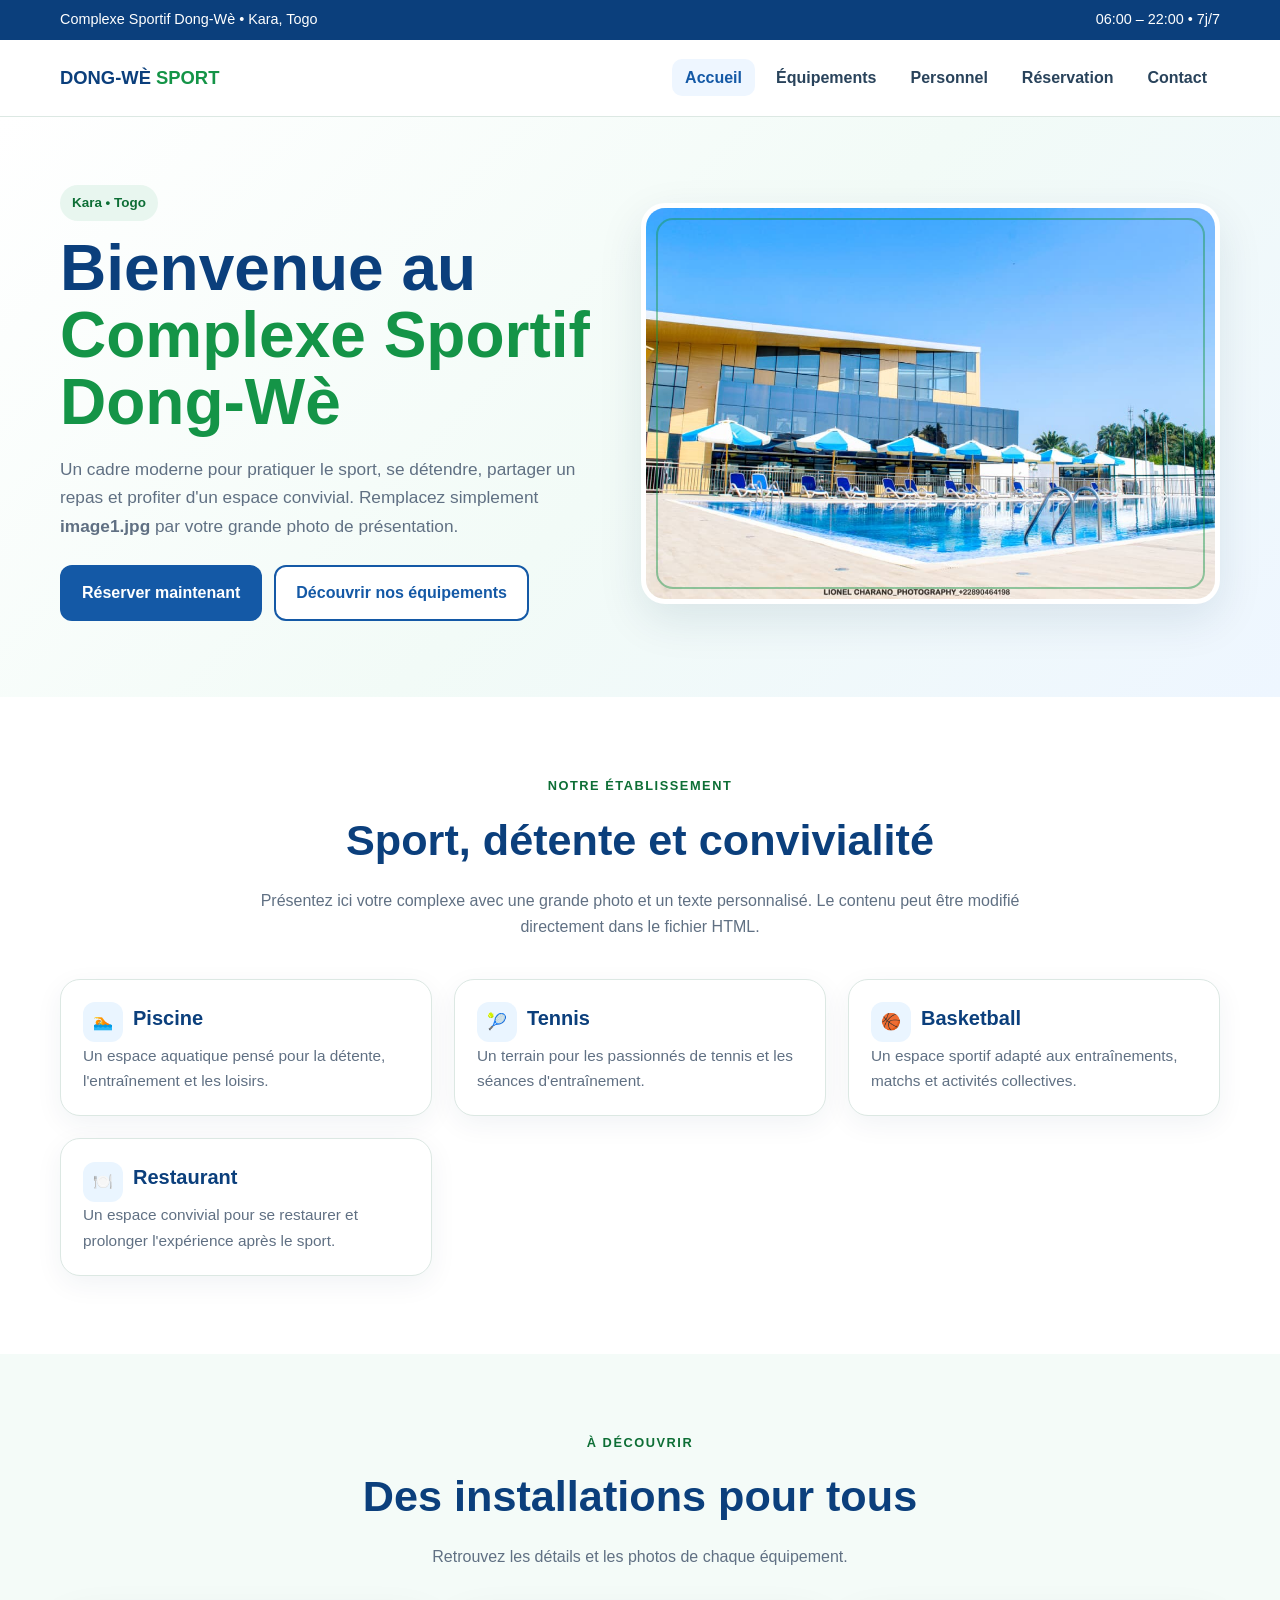
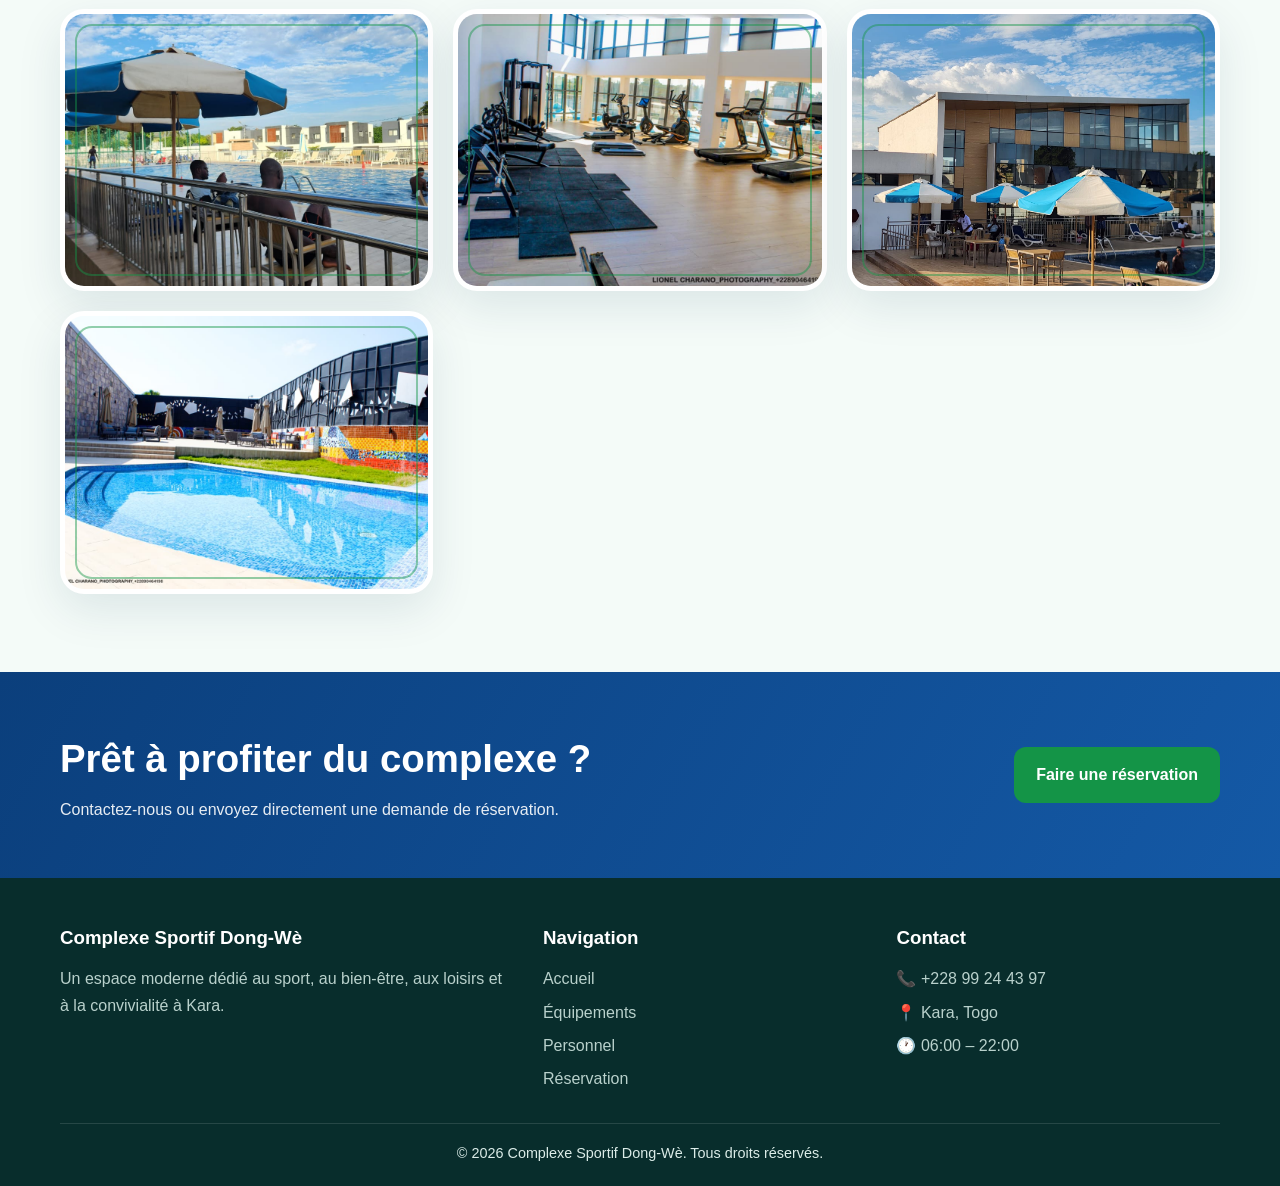
<file: index.html>
<!DOCTYPE html>
<html lang="fr">
<head>
<meta charset="UTF-8">
<meta name="viewport" content="width=device-width, initial-scale=1.0">
<meta name="description" content="Complexe Sportif Dong-Wè à Kara, Togo. Piscine, tennis, basketball, restaurant et services sportifs.">
<title>Accueil | Complexe Sportif Dong-Wè</title>
<link rel="stylesheet" href="style.css">
</head>
<body>
<div class="topbar"><div class="container"><span>Complexe Sportif Dong-Wè • Kara, Togo</span><span>06:00 – 22:00 • 7j/7</span></div></div>
<header>
  <div class="container nav">
    <a class="logo" href="index.html">DONG-WÈ <span>SPORT</span></a>
    <button class="menu-btn" aria-label="Ouvrir le menu" aria-expanded="false">☰</button>
    <ul class="nav-links"><li><a class="active" href="index.html">Accueil</a></li><li><a class="" href="equipements.html">Équipements</a></li><li><a class="" href="equipe.html">Personnel</a></li><li><a class="" href="reservation.html">Réservation</a></li><li><a class="" href="contact.html">Contact</a></li></ul>
  </div>
</header>

<main>
<section class="hero">
<div class="container hero-grid">
<div class="reveal">
<span class="badge">Kara • Togo</span>
<h1>Bienvenue au <span>Complexe Sportif Dong-Wè</span></h1>
<p>Un cadre moderne pour pratiquer le sport, se détendre, partager un repas et profiter d'un espace convivial. Remplacez simplement <strong>image1.jpg</strong> par votre grande photo de présentation.</p>
<div class="hero-actions"><a class="btn btn-primary" href="reservation.html">Réserver maintenant</a><a class="btn btn-outline" href="equipements.html">Découvrir nos équipements</a></div>
</div>
<div class="image-frame hero-image reveal"><img src="image1.jpeg" alt="Grande photo de présentation du Complexe Sportif Dong-Wè"></div>
</div>
</section>

<section class="section">
<div class="container">
<div class="section-head reveal"><div class="eyebrow">Notre établissement</div><h2>Sport, détente et convivialité</h2><p>Présentez ici votre complexe avec une grande photo et un texte personnalisé. Le contenu peut être modifié directement dans le fichier HTML.</p></div>
<div class="cards">
<div class="card reveal"><div class="card-body"><div class="icon-title"><div class="icon">🏊</div><h3>Piscine</h3></div><p>Un espace aquatique pensé pour la détente, l'entraînement et les loisirs.</p></div></div>
<div class="card reveal"><div class="card-body"><div class="icon-title"><div class="icon">🎾</div><h3>Tennis</h3></div><p>Un terrain pour les passionnés de tennis et les séances d'entraînement.</p></div></div>
<div class="card reveal"><div class="card-body"><div class="icon-title"><div class="icon">🏀</div><h3>Basketball</h3></div><p>Un espace sportif adapté aux entraînements, matchs et activités collectives.</p></div></div>
<div class="card reveal"><div class="card-body"><div class="icon-title"><div class="icon">🍽️</div><h3>Restaurant</h3></div><p>Un espace convivial pour se restaurer et prolonger l'expérience après le sport.</p></div></div>
</div>
</div>
</section>

<section class="section section-alt">
<div class="container">
<div class="section-head reveal"><div class="eyebrow">À découvrir</div><h2>Des installations pour tous</h2><p>Retrouvez les détails et les photos de chaque équipement.</p></div>
<div class="gallery">
<div class="image-frame reveal"><img src="image30.jpeg" alt="Piscine"></div>
<div class="image-frame reveal"><img src="image32.jpeg" alt="Terrain de tennis"></div>
<div class="image-frame reveal"><img src="image4.jpeg" alt="Terrain de basketball"></div>
<div class="image-frame reveal"><img src="image5.jpeg" alt="Restaurant"></div>
</div>
</div>
</section>

<section class="cta"><div class="container cta-box"><div><h2>Prêt à profiter du complexe ?</h2><p>Contactez-nous ou envoyez directement une demande de réservation.</p></div><a class="btn btn-green" href="reservation.html">Faire une réservation</a></div></section>
</main>

<footer>
  <div class="container footer-grid">
    <div><h3>Complexe Sportif Dong-Wè</h3><p>Un espace moderne dédié au sport, au bien-être, aux loisirs et à la convivialité à Kara.</p></div>
    <div><h3>Navigation</h3><ul><li><a href="index.html">Accueil</a></li><li><a href="equipements.html">Équipements</a></li><li><a href="equipe.html">Personnel</a></li><li><a href="reservation.html">Réservation</a></li></ul></div>
    <div><h3>Contact</h3><ul><li>📞 +228 99 24 43 97</li><li>📍 Kara, Togo</li><li>🕐 06:00 – 22:00</li></ul></div>
  </div>
  <div class="container footer-bottom">© <span id="year"></span> Complexe Sportif Dong-Wè. Tous droits réservés.</div>
</footer>
<script src="script.js"></script>
</body>
</html>
</file>
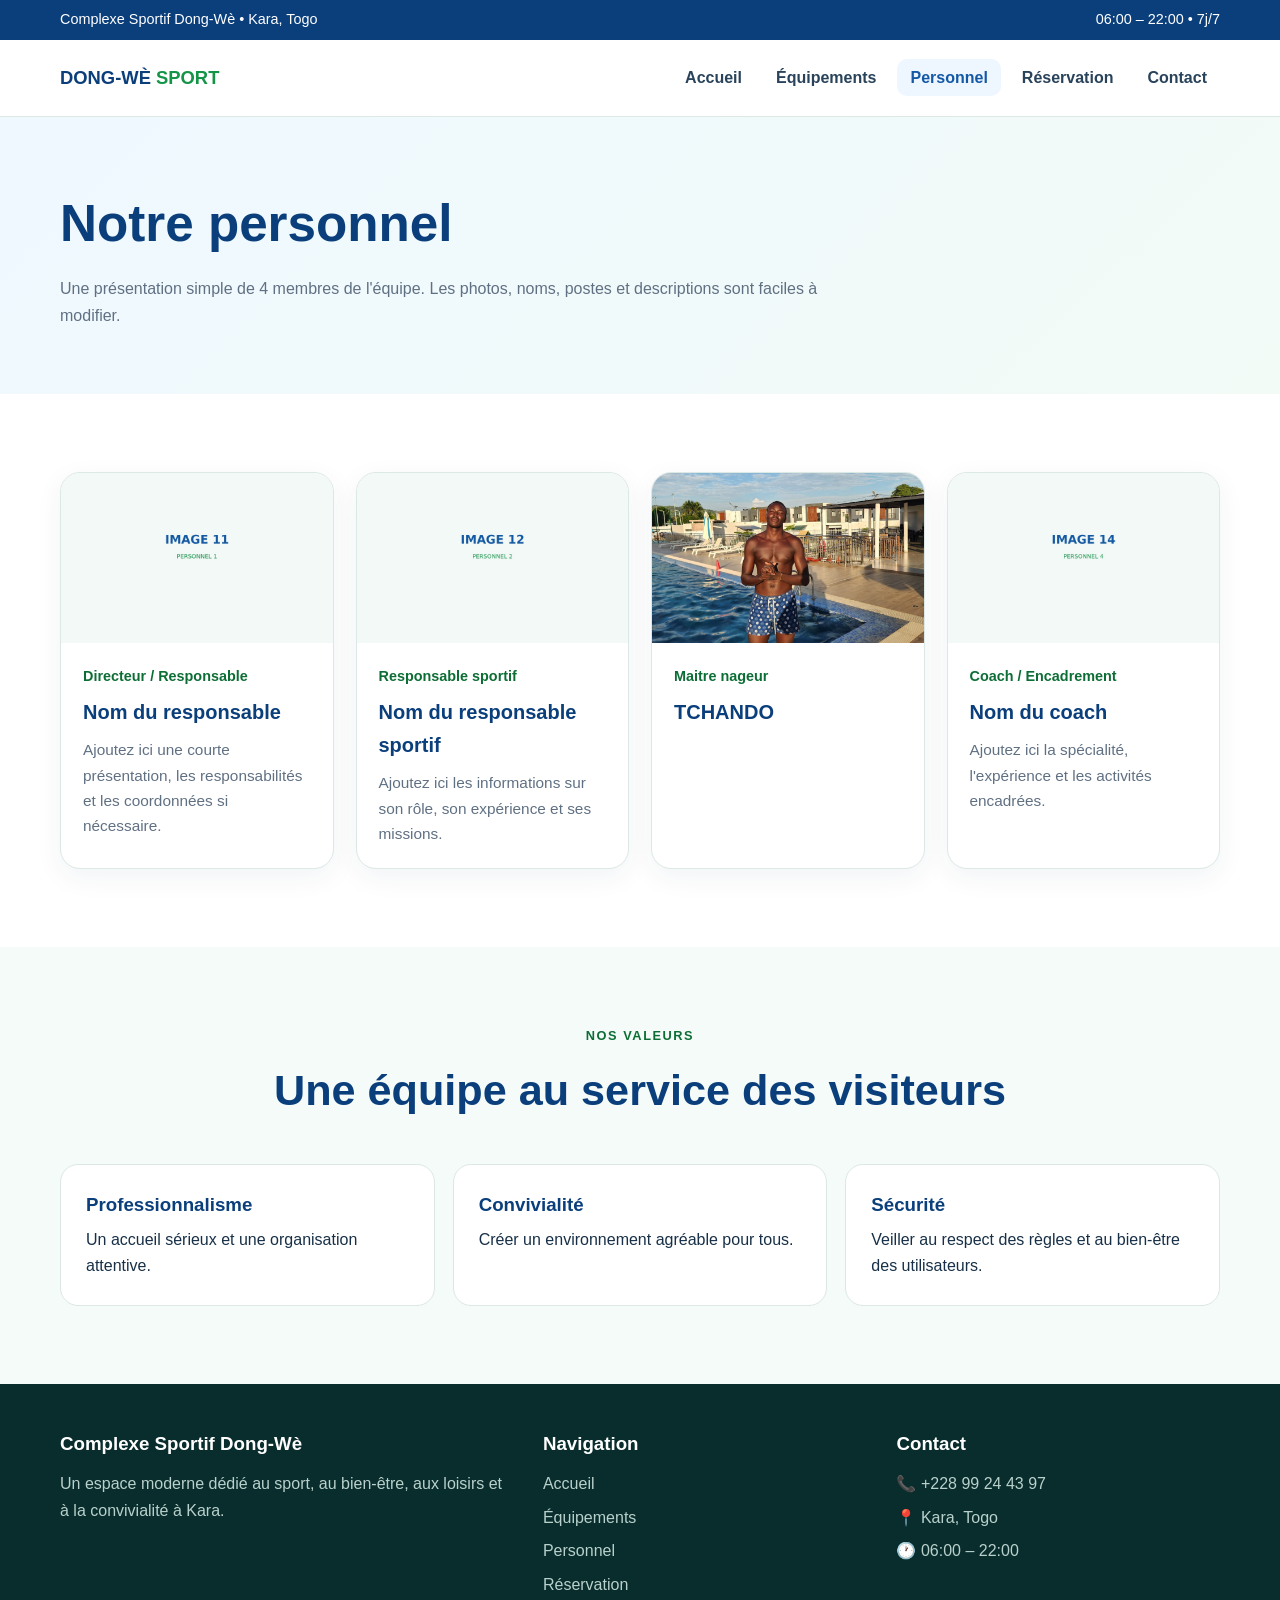
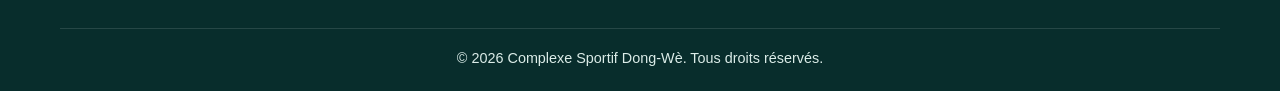
<file: equipe.html>
<!DOCTYPE html>
<html lang="fr">
<head>
<meta charset="UTF-8">
<meta name="viewport" content="width=device-width, initial-scale=1.0">
<meta name="description" content="Complexe Sportif Dong-Wè à Kara, Togo. Piscine, tennis, basketball, restaurant et services sportifs.">
<title>Notre personnel | Complexe Sportif Dong-Wè</title>
<link rel="stylesheet" href="style.css">
</head>
<body>
<div class="topbar"><div class="container"><span>Complexe Sportif Dong-Wè • Kara, Togo</span><span>06:00 – 22:00 • 7j/7</span></div></div>
<header>
  <div class="container nav">
    <a class="logo" href="index.html">DONG-WÈ <span>SPORT</span></a>
    <button class="menu-btn" aria-label="Ouvrir le menu" aria-expanded="false">☰</button>
    <ul class="nav-links"><li><a class="" href="index.html">Accueil</a></li><li><a class="" href="equipements.html">Équipements</a></li><li><a class="active" href="equipe.html">Personnel</a></li><li><a class="" href="reservation.html">Réservation</a></li><li><a class="" href="contact.html">Contact</a></li></ul>
  </div>
</header>

<main>
<section class="page-hero"><div class="container"><h1>Notre personnel</h1><p>Une présentation simple de 4 membres de l'équipe. Les photos, noms, postes et descriptions sont faciles à modifier.</p></div></section>
<section class="section">
<div class="container">
<div class="cards four">
<article class="card team-card reveal"><div class="card-img"><img src="image11.jpg" alt="Personnel 1"></div><div class="card-body"><div class="team-role">Directeur / Responsable</div><h3>Nom du responsable</h3><p>Ajoutez ici une courte présentation, les responsabilités et les coordonnées si nécessaire.</p></div></article>
<article class="card team-card reveal"><div class="card-img"><img src="image12.jpg" alt="Personnel 2"></div><div class="card-body"><div class="team-role">Responsable sportif</div><h3>Nom du responsable sportif</h3><p>Ajoutez ici les informations sur son rôle, son expérience et ses missions.</p></div></article>
<article class="card team-card reveal"><div class="card-img"><img src="image0.jpeg" alt="Personnel 3"></div><div class="card-body"><div class="team-role">Maitre nageur</div><h3>TCHANDO</h3><p></p></div></article>
<article class="card team-card reveal"><div class="card-img"><img src="image14.jpg" alt="Personnel 4"></div><div class="card-body"><div class="team-role">Coach / Encadrement</div><h3>Nom du coach</h3><p>Ajoutez ici la spécialité, l'expérience et les activités encadrées.</p></div></article>
</div>
</div>
</section>
<section class="section section-alt"><div class="container"><div class="section-head reveal"><div class="eyebrow">Nos valeurs</div><h2>Une équipe au service des visiteurs</h2></div><div class="values"><div class="value reveal"><h3>Professionnalisme</h3><p>Un accueil sérieux et une organisation attentive.</p></div><div class="value reveal"><h3>Convivialité</h3><p>Créer un environnement agréable pour tous.</p></div><div class="value reveal"><h3>Sécurité</h3><p>Veiller au respect des règles et au bien-être des utilisateurs.</p></div></div></div></section>
</main>

<footer>
  <div class="container footer-grid">
    <div><h3>Complexe Sportif Dong-Wè</h3><p>Un espace moderne dédié au sport, au bien-être, aux loisirs et à la convivialité à Kara.</p></div>
    <div><h3>Navigation</h3><ul><li><a href="index.html">Accueil</a></li><li><a href="equipements.html">Équipements</a></li><li><a href="equipe.html">Personnel</a></li><li><a href="reservation.html">Réservation</a></li></ul></div>
    <div><h3>Contact</h3><ul><li>📞 +228 99 24 43 97</li><li>📍 Kara, Togo</li><li>🕐 06:00 – 22:00</li></ul></div>
  </div>
  <div class="container footer-bottom">© <span id="year"></span> Complexe Sportif Dong-Wè. Tous droits réservés.</div>
</footer>
<script src="script.js"></script>
</body>
</html>
</file>
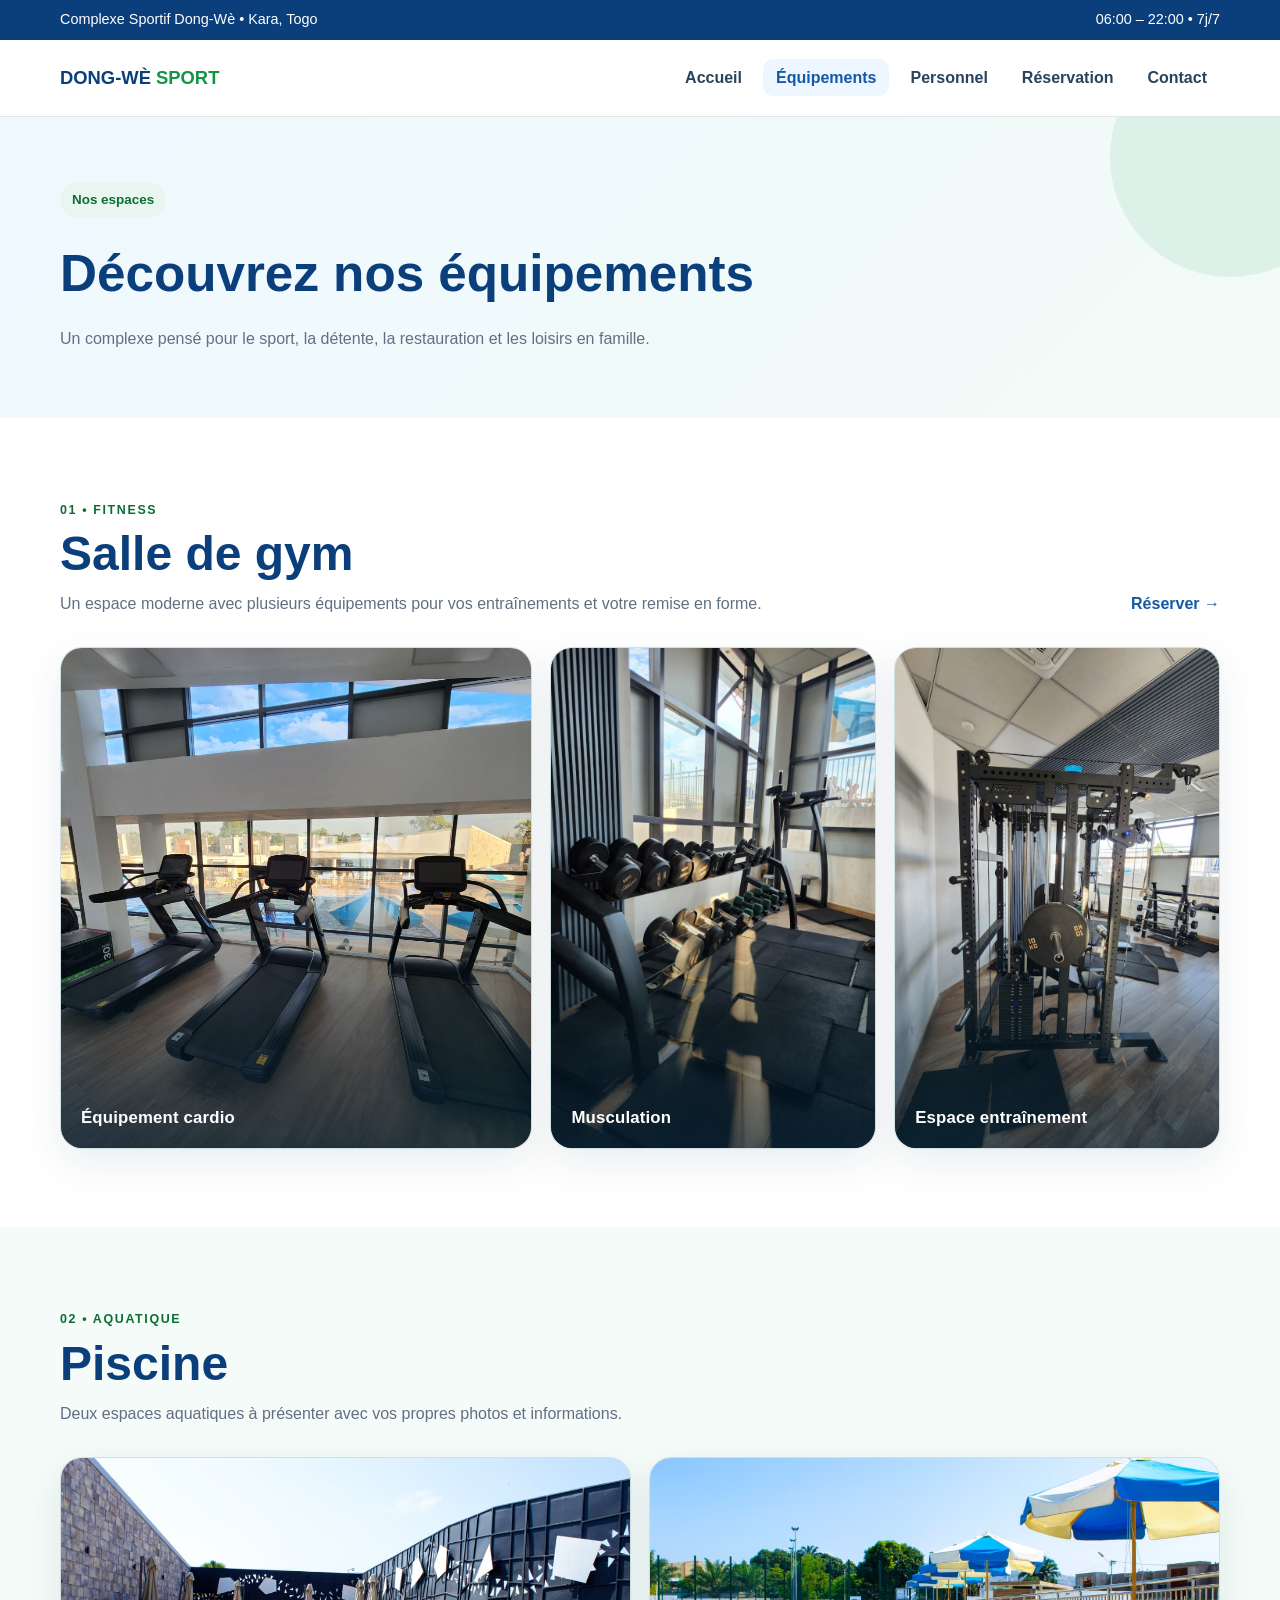
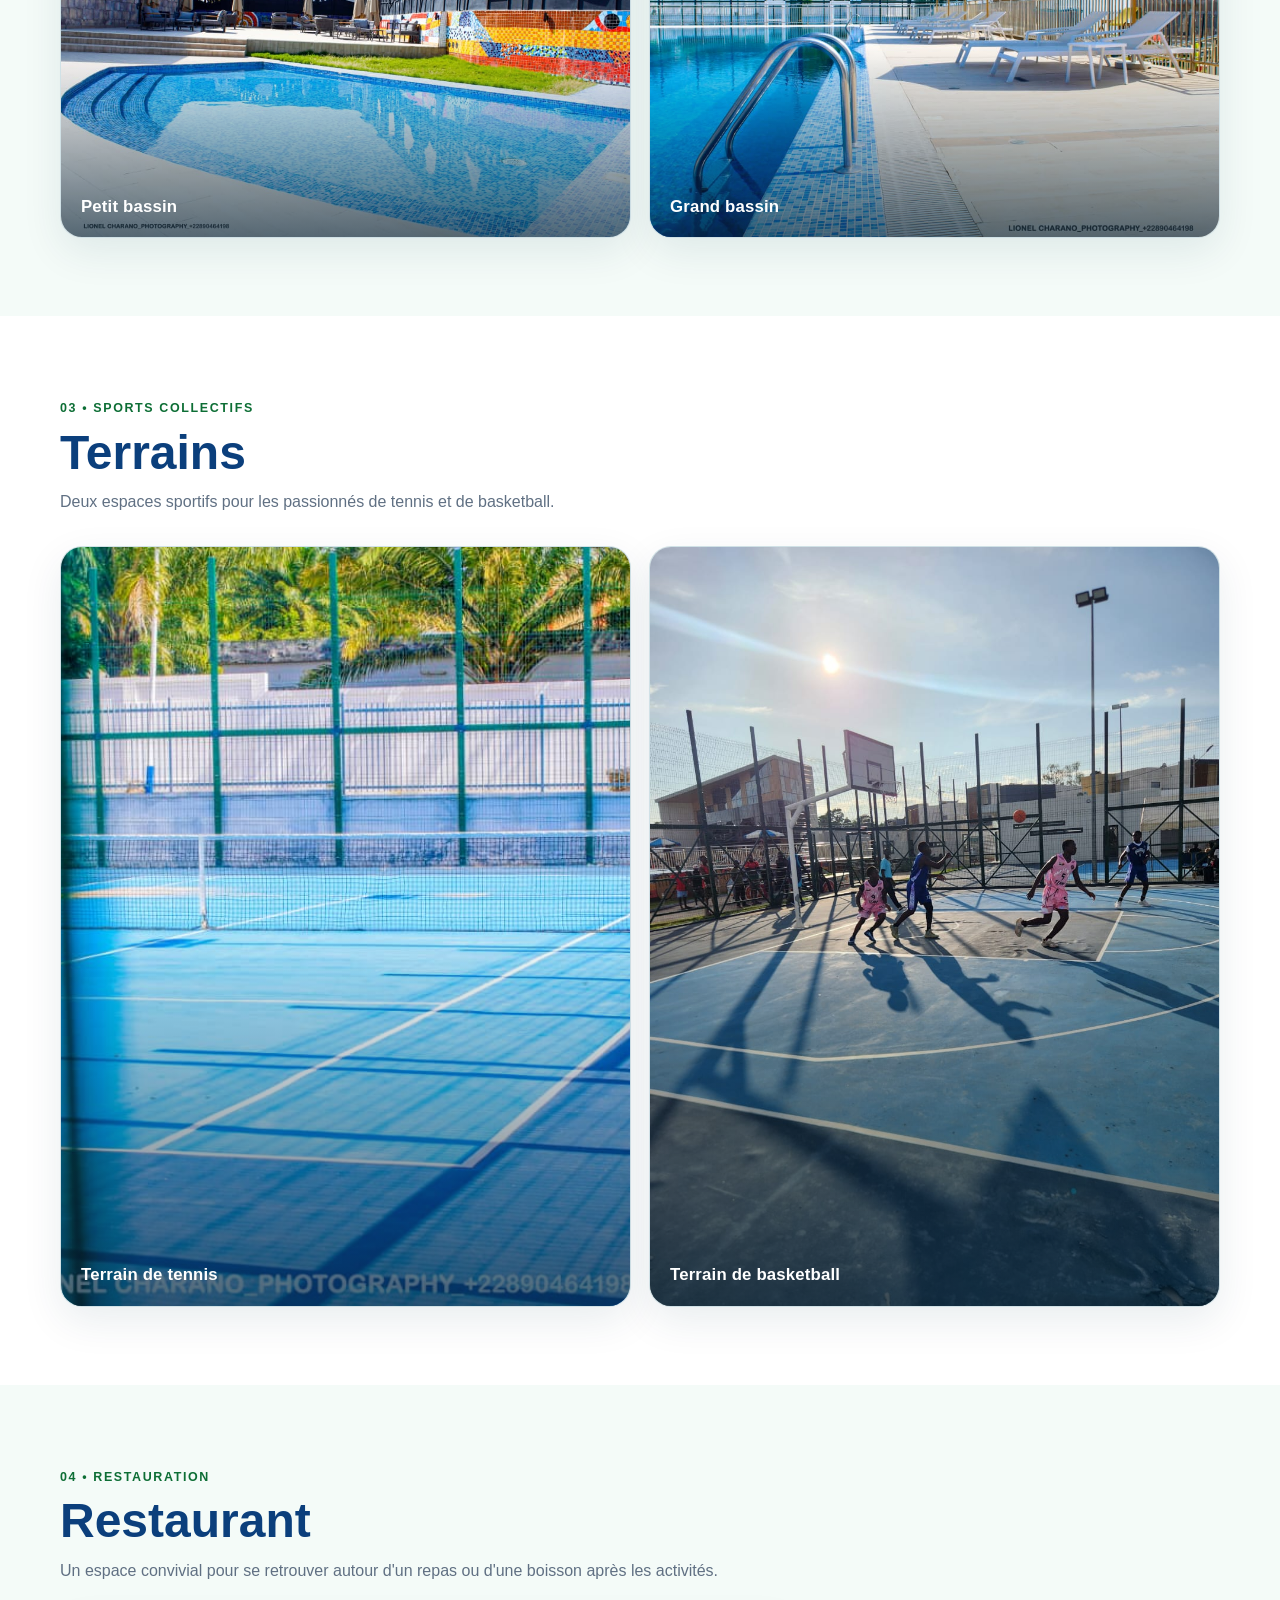
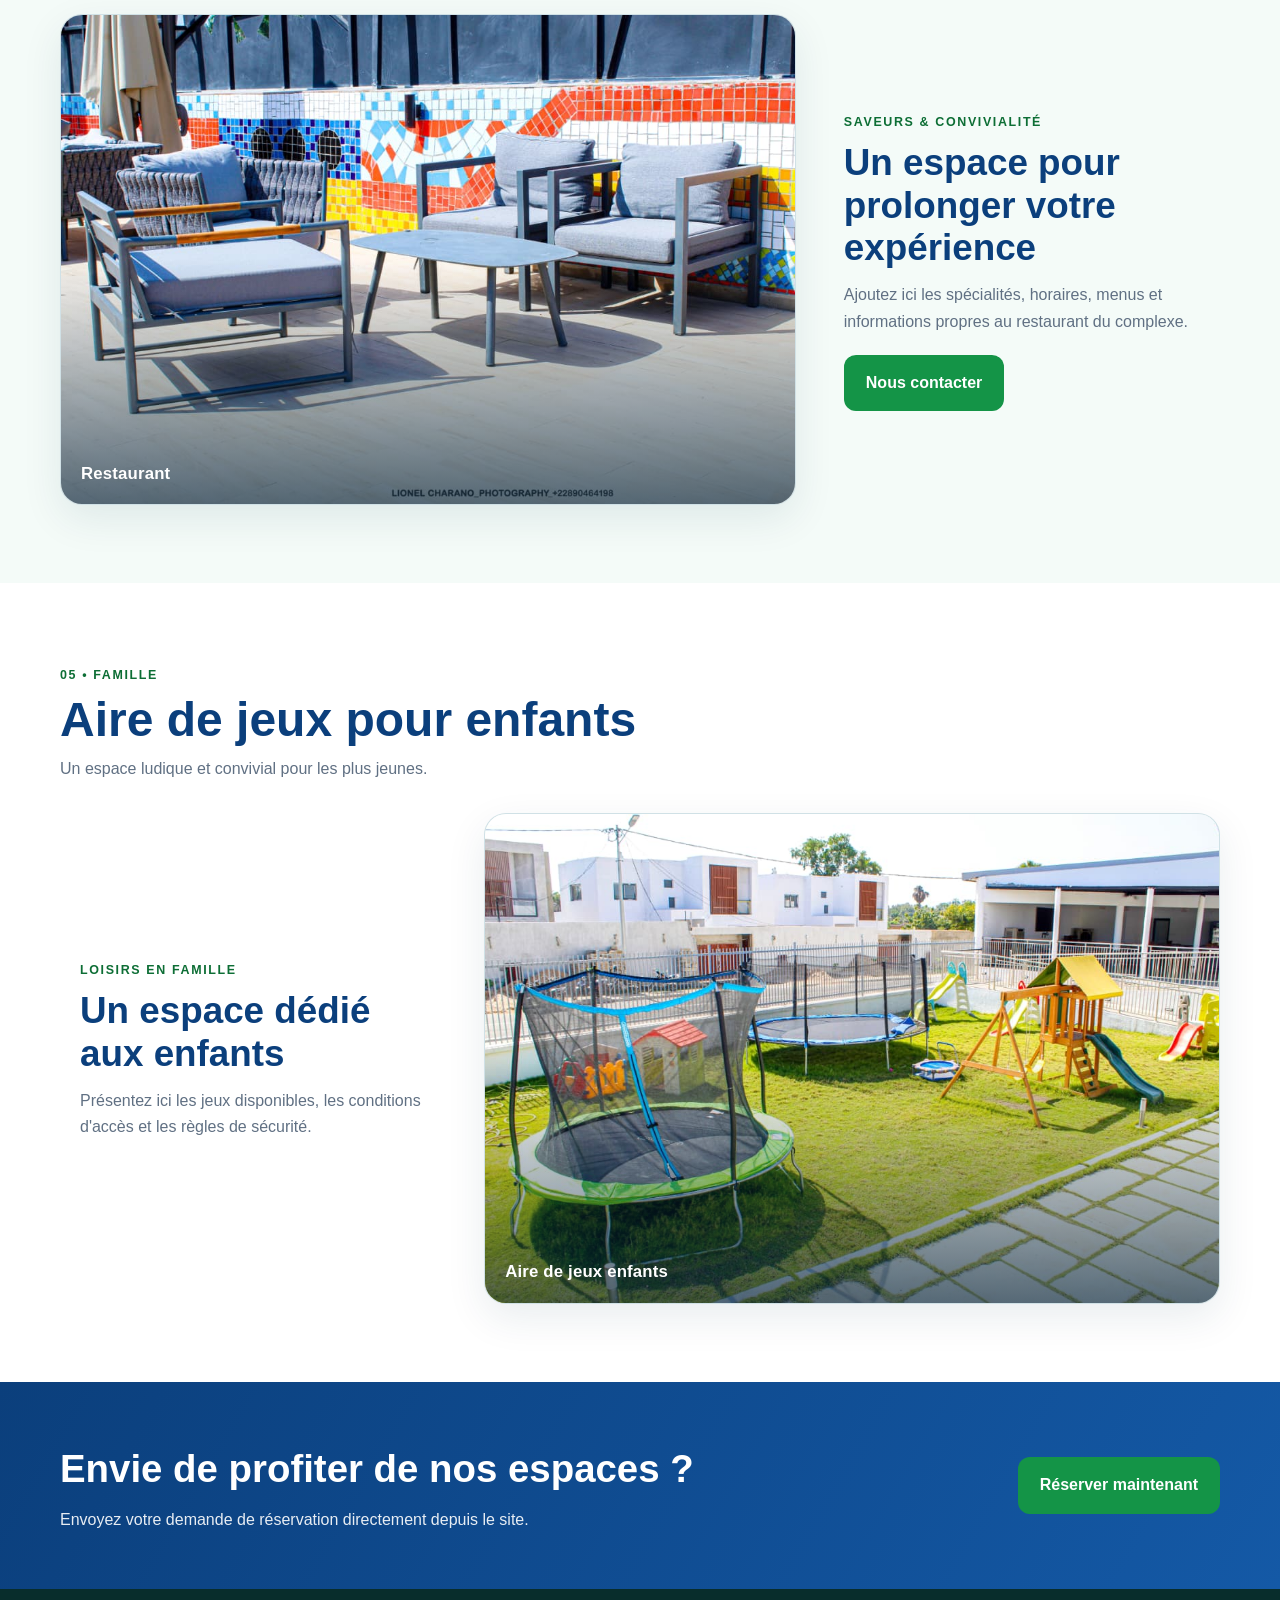
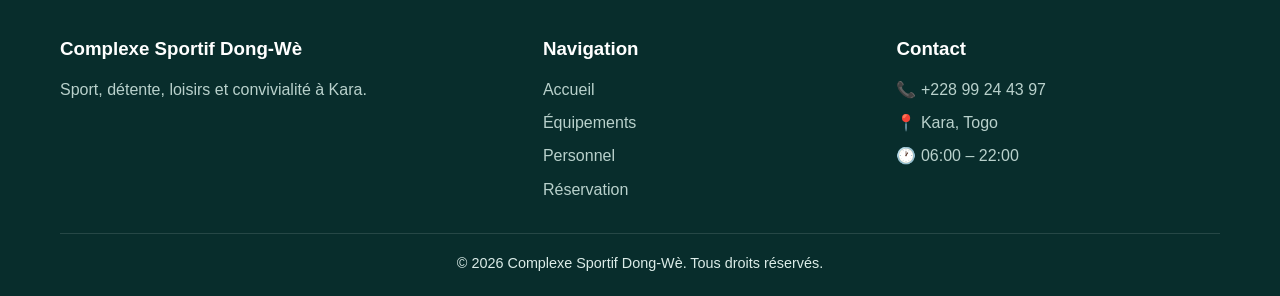
<file: equipements.html>
<!DOCTYPE html>
<html lang="fr">
<head>
<meta charset="UTF-8">
<meta name="viewport" content="width=device-width, initial-scale=1.0">
<meta name="description" content="Découvrez les équipements du Complexe Sportif Dong-Wè à Kara : salle de gym, piscines, tennis, basketball, restaurant et aire de jeux.">
<title>Nos équipements | Complexe Sportif Dong-Wè</title>
<link rel="stylesheet" href="style.css">
</head>
<body>
<div class="topbar"><div class="container"><span>Complexe Sportif Dong-Wè • Kara, Togo</span><span>06:00 – 22:00 • 7j/7</span></div></div>
<header>
<div class="container nav">
<a class="logo" href="index.html">DONG-WÈ <span>SPORT</span></a>
<button class="menu-btn" aria-label="Ouvrir le menu" aria-expanded="false">☰</button>
<ul class="nav-links">
<li><a href="index.html">Accueil</a></li>
<li><a class="active" href="equipements.html">Équipements</a></li>
<li><a href="equipe.html">Personnel</a></li>
<li><a href="reservation.html">Réservation</a></li>
<li><a href="contact.html">Contact</a></li>
</ul>
</div>
</header>

<main>
<section class="page-hero equipment-hero">
<div class="container">
<span class="badge">Nos espaces</span>
<h1>Découvrez nos équipements</h1>
<p>Un complexe pensé pour le sport, la détente, la restauration et les loisirs en famille.</p>
</div>
</section>

<section class="section equipment-section">
<div class="container">
<div class="section-title-row reveal">
<div><span class="eyebrow">01 • Fitness</span><h2>Salle de gym</h2><p>Un espace moderne avec plusieurs équipements pour vos entraînements et votre remise en forme.</p></div>
<a class="mini-link" href="reservation.html">Réserver →</a>
</div>
<div class="equipment-grid gym-grid">
<article class="equipment-photo large reveal"><img src="image29.jpeg" alt="Équipement de salle de gym 1"><div class="photo-caption">Équipement cardio</div></article>
<article class="equipment-photo reveal"><img src="image28.jpeg" alt="Équipement de salle de gym 2"><div class="photo-caption">Musculation</div></article>
<article class="equipment-photo reveal"><img src="image27.jpeg" alt="Équipement de salle de gym 3"><div class="photo-caption">Espace entraînement</div></article>
</div>
</div>
</section>

<section class="section section-alt equipment-section">
<div class="container">
<div class="section-title-row reveal">
<div><span class="eyebrow">02 • Aquatique</span><h2>Piscine</h2><p>Deux espaces aquatiques à présenter avec vos propres photos et informations.</p></div>
</div>
<div class="equipment-grid pool-grid">
<article class="equipment-photo reveal"><img src="image5.jpeg" alt="Petit bassin"><div class="photo-caption">Petit bassin</div></article>
<article class="equipment-photo reveal"><img src="image6.jpeg" alt="Grand bassin"><div class="photo-caption">Grand bassin</div></article>
</div>
</div>
</section>

<section class="section equipment-section">
<div class="container">
<div class="section-title-row reveal">
<div><span class="eyebrow">03 • Sports collectifs</span><h2>Terrains</h2><p>Deux espaces sportifs pour les passionnés de tennis et de basketball.</p></div>
</div>
<div class="equipment-grid sports-grid">
<article class="equipment-photo reveal"><img src="image7.jpeg" alt="Terrain de tennis"><div class="photo-caption">Terrain de tennis</div></article>
<article class="equipment-photo reveal"><img src="image8.jpeg" alt="Terrain de basketball"><div class="photo-caption">Terrain de basketball</div></article>
</div>
</div>
</section>

<section class="section section-alt equipment-section">
<div class="container">
<div class="section-title-row reveal">
<div><span class="eyebrow">04 • Restauration</span><h2>Restaurant</h2><p>Un espace convivial pour se retrouver autour d'un repas ou d'une boisson après les activités.</p></div>
</div>
<div class="restaurant-feature reveal">
<div class="equipment-photo"><img src="image9.jpeg" alt="Restaurant du complexe"><div class="photo-caption">Restaurant</div></div>
<div class="feature-text"><span class="eyebrow">Saveurs & convivialité</span><h3>Un espace pour prolonger votre expérience</h3><p>Ajoutez ici les spécialités, horaires, menus et informations propres au restaurant du complexe.</p><a class="btn btn-green" href="reservation.html">Nous contacter</a></div>
</div>
</div>
</section>

<section class="section equipment-section">
<div class="container">
<div class="section-title-row reveal">
<div><span class="eyebrow">05 • Famille</span><h2>Aire de jeux pour enfants</h2><p>Un espace ludique et convivial pour les plus jeunes.</p></div>
</div>
<div class="kids-feature reveal">
<div class="feature-text"><span class="eyebrow">Loisirs en famille</span><h3>Un espace dédié aux enfants</h3><p>Présentez ici les jeux disponibles, les conditions d'accès et les règles de sécurité.</p></div>
<div class="equipment-photo"><img src="image20.jpeg" alt="Aire de jeux pour enfants"><div class="photo-caption">Aire de jeux enfants</div></div>
</div>
</div>
</section>

<section class="cta"><div class="container cta-box"><div><h2>Envie de profiter de nos espaces ?</h2><p>Envoyez votre demande de réservation directement depuis le site.</p></div><a class="btn btn-green" href="reservation.html">Réserver maintenant</a></div></section>
</main>

<footer>
<div class="container footer-grid">
<div><h3>Complexe Sportif Dong-Wè</h3><p>Sport, détente, loisirs et convivialité à Kara.</p></div>
<div><h3>Navigation</h3><ul><li><a href="index.html">Accueil</a></li><li><a href="equipements.html">Équipements</a></li><li><a href="equipe.html">Personnel</a></li><li><a href="reservation.html">Réservation</a></li></ul></div>
<div><h3>Contact</h3><ul><li>📞 +228 99 24 43 97</li><li>📍 Kara, Togo</li><li>🕐 06:00 – 22:00</li></ul></div>
</div>
<div class="container footer-bottom">© <span id="year"></span> Complexe Sportif Dong-Wè. Tous droits réservés.</div>
</footer>
<script src="script.js"></script>
</body>
</html>
</file>
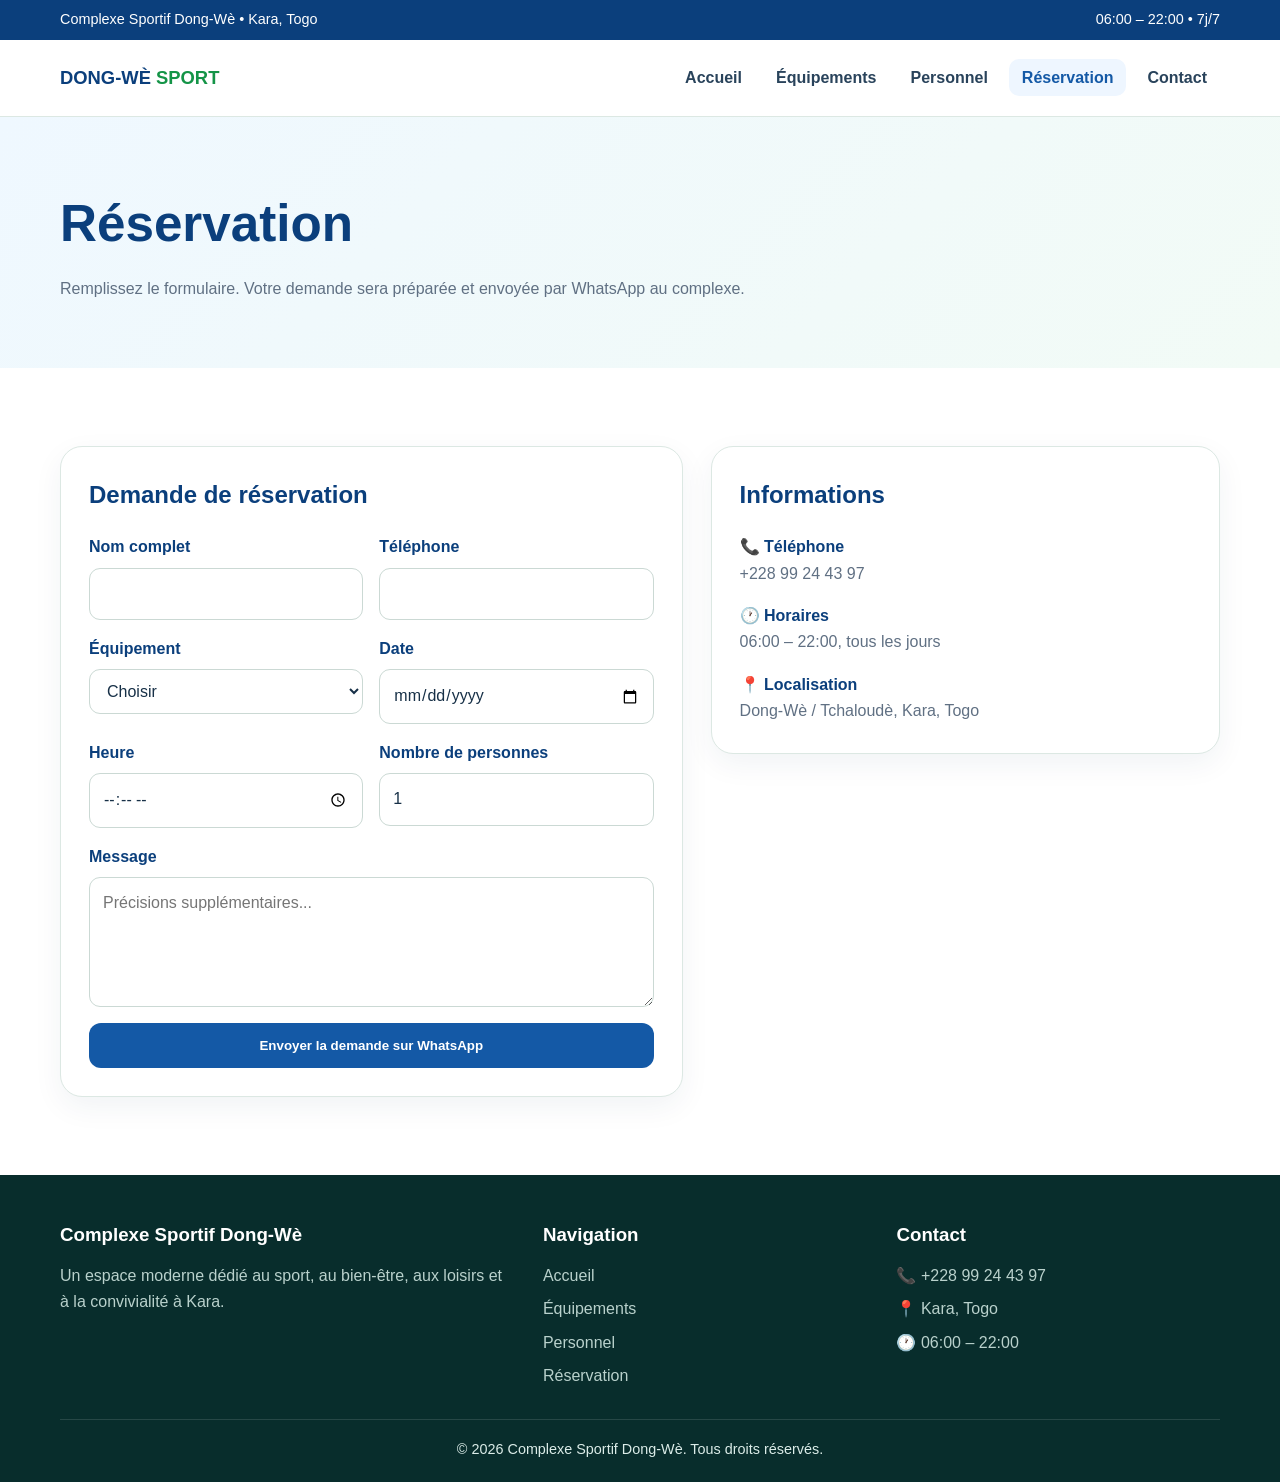
<file: reservation.html>
<!DOCTYPE html>
<html lang="fr">
<head>
<meta charset="UTF-8">
<meta name="viewport" content="width=device-width, initial-scale=1.0">
<meta name="description" content="Complexe Sportif Dong-Wè à Kara, Togo. Piscine, tennis, basketball, restaurant et services sportifs.">
<title>Réservation | Complexe Sportif Dong-Wè</title>
<link rel="stylesheet" href="style.css">
</head>
<body>
<div class="topbar"><div class="container"><span>Complexe Sportif Dong-Wè • Kara, Togo</span><span>06:00 – 22:00 • 7j/7</span></div></div>
<header>
  <div class="container nav">
    <a class="logo" href="index.html">DONG-WÈ <span>SPORT</span></a>
    <button class="menu-btn" aria-label="Ouvrir le menu" aria-expanded="false">☰</button>
    <ul class="nav-links"><li><a class="" href="index.html">Accueil</a></li><li><a class="" href="equipements.html">Équipements</a></li><li><a class="" href="equipe.html">Personnel</a></li><li><a class="active" href="reservation.html">Réservation</a></li><li><a class="" href="contact.html">Contact</a></li></ul>
  </div>
</header>

<main>
<section class="page-hero"><div class="container"><h1>Réservation</h1><p>Remplissez le formulaire. Votre demande sera préparée et envoyée par WhatsApp au complexe.</p></div></section>
<section class="section"><div class="container form-wrap">
<div class="form-card reveal"><h2 style="color:#0b3f7c;margin-bottom:20px">Demande de réservation</h2>
<form id="reservationForm">
<div class="form-grid">
<div class="field"><label for="nom">Nom complet</label><input id="nom" name="nom" required></div>
<div class="field"><label for="telephone">Téléphone</label><input id="telephone" name="telephone" required></div>
<div class="field"><label for="activite">Équipement</label><select id="activite" name="activite" required><option value="">Choisir</option><option>Piscine</option><option>Terrain de tennis</option><option>Terrain de basketball</option><option>Restaurant</option></select></div>
<div class="field"><label for="date">Date</label><input id="date" type="date" name="date" required></div>
<div class="field"><label for="heure">Heure</label><input id="heure" type="time" name="heure" required></div>
<div class="field"><label for="personnes">Nombre de personnes</label><input id="personnes" type="number" name="personnes" min="1" value="1" required></div>
<div class="field full"><label for="message">Message</label><textarea id="message" name="message" placeholder="Précisions supplémentaires..."></textarea></div>
<div class="field full"><button class="btn btn-primary" type="submit">Envoyer la demande sur WhatsApp</button></div>
</div></form></div>
<div class="info-card reveal"><h2 style="color:#0b3f7c">Informations</h2><div class="info-list"><div class="info-item"><strong>📞 Téléphone</strong><span>+228 99 24 43 97</span></div><div class="info-item"><strong>🕐 Horaires</strong><span>06:00 – 22:00, tous les jours</span></div><div class="info-item"><strong>📍 Localisation</strong><span>Dong-Wè / Tchaloudè, Kara, Togo</span></div></div></div>
</div></section>
</main>

<footer>
  <div class="container footer-grid">
    <div><h3>Complexe Sportif Dong-Wè</h3><p>Un espace moderne dédié au sport, au bien-être, aux loisirs et à la convivialité à Kara.</p></div>
    <div><h3>Navigation</h3><ul><li><a href="index.html">Accueil</a></li><li><a href="equipements.html">Équipements</a></li><li><a href="equipe.html">Personnel</a></li><li><a href="reservation.html">Réservation</a></li></ul></div>
    <div><h3>Contact</h3><ul><li>📞 +228 99 24 43 97</li><li>📍 Kara, Togo</li><li>🕐 06:00 – 22:00</li></ul></div>
  </div>
  <div class="container footer-bottom">© <span id="year"></span> Complexe Sportif Dong-Wè. Tous droits réservés.</div>
</footer>
<script src="script.js"></script>
</body>
</html>
</file>
<file: style.css>
:root{
  --blue:#1459a6;
  --blue-dark:#0b3f7c;
  --green:#149447;
  --green-dark:#0d6e35;
  --light:#f4fbf8;
  --white:#ffffff;
  --text:#173047;
  --muted:#607083;
  --line:#dce8e3;
  --shadow:0 16px 45px rgba(14,48,76,.10);
  --radius:20px;
}
*{box-sizing:border-box;margin:0;padding:0}
html{scroll-behavior:smooth}
body{font-family:Arial,Helvetica,sans-serif;color:var(--text);background:#fff;line-height:1.65}
img{max-width:100%;display:block}
a{text-decoration:none;color:inherit}
.container{width:min(1160px,92%);margin:auto}
.topbar{background:var(--blue-dark);color:#fff;font-size:.9rem}
.topbar .container{display:flex;justify-content:space-between;gap:15px;padding:8px 0;flex-wrap:wrap}
header{position:sticky;top:0;z-index:1000;background:rgba(255,255,255,.96);backdrop-filter:blur(12px);border-bottom:1px solid var(--line)}
.nav{min-height:76px;display:flex;align-items:center;justify-content:space-between;gap:25px}
.logo{font-weight:800;font-size:1.15rem;color:var(--blue-dark)}
.logo span{color:var(--green)}
.nav-links{display:flex;gap:8px;align-items:center;list-style:none}
.nav-links a{padding:10px 13px;border-radius:10px;font-weight:700;color:#29435b}
.nav-links a:hover,.nav-links a.active{color:var(--blue);background:#eef6ff}
.menu-btn{display:none;border:0;background:#edf5f2;color:var(--blue-dark);font-size:1.5rem;border-radius:10px;padding:8px 11px;cursor:pointer}
.btn{display:inline-flex;align-items:center;justify-content:center;gap:8px;padding:13px 20px;border-radius:12px;font-weight:800;border:2px solid transparent;transition:.25s}
.btn-primary{background:var(--blue);color:#fff}
.btn-primary:hover{background:var(--blue-dark);transform:translateY(-2px)}
.btn-green{background:var(--green);color:#fff}
.btn-green:hover{background:var(--green-dark);transform:translateY(-2px)}
.btn-outline{border-color:var(--blue);color:var(--blue);background:#fff}
.btn-outline:hover{background:#eef6ff}
.hero{padding:68px 0 76px;background:linear-gradient(135deg,#fff 0%,#f2fbf7 52%,#eef6ff 100%)}
.hero-grid{display:grid;grid-template-columns:1fr 1.08fr;align-items:center;gap:45px}
.badge{display:inline-block;padding:7px 12px;border-radius:99px;background:#e8f6ef;color:var(--green-dark);font-weight:800;font-size:.84rem;margin-bottom:14px}
.hero h1{font-size:clamp(2.25rem,5vw,4.4rem);line-height:1.05;color:var(--blue-dark);margin-bottom:18px}
.hero h1 span{color:var(--green)}
.hero p{font-size:1.08rem;color:var(--muted);max-width:620px;margin-bottom:25px}
.hero-actions{display:flex;gap:12px;flex-wrap:wrap}
.image-frame{position:relative;border-radius:24px;overflow:hidden;background:#fff;border:5px solid #fff;box-shadow:var(--shadow)}
.image-frame:after{content:"";position:absolute;inset:10px;border:2px solid rgba(20,148,71,.45);border-radius:17px;pointer-events:none}
.image-frame img{width:100%;aspect-ratio:16/10;object-fit:cover}
.hero-image img{aspect-ratio:16/11}
.section{padding:78px 0}
.section-alt{background:var(--light)}
.section-head{max-width:760px;margin:0 auto 38px;text-align:center}
.section-head .eyebrow{color:var(--green-dark);font-weight:800;text-transform:uppercase;letter-spacing:.12em;font-size:.8rem}
.section-head h2{font-size:clamp(1.8rem,4vw,2.7rem);color:var(--blue-dark);margin:8px 0 12px}
.section-head p{color:var(--muted)}
.cards{display:grid;grid-template-columns:repeat(3,1fr);gap:22px}
.cards.four{grid-template-columns:repeat(4,1fr)}
.card{background:#fff;border:1px solid var(--line);border-radius:var(--radius);overflow:hidden;box-shadow:0 8px 28px rgba(13,52,78,.06);transition:.3s}
.card:hover{transform:translateY(-7px);box-shadow:var(--shadow)}
.card-img{overflow:hidden}
.card-img img{width:100%;aspect-ratio:16/10;object-fit:cover;transition:.45s}
.card:hover .card-img img{transform:scale(1.05)}
.card-body{padding:22px}
.card h3{color:var(--blue-dark);font-size:1.25rem;margin-bottom:8px}
.card p{color:var(--muted);font-size:.96rem}
.icon-title{display:flex;align-items:center;gap:10px}
.icon{width:40px;height:40px;border-radius:12px;background:#eaf5ff;color:var(--blue);display:grid;place-items:center;font-weight:900}
.cta{padding:55px 0;background:linear-gradient(120deg,var(--blue-dark),var(--blue));color:#fff}
.cta-box{display:flex;align-items:center;justify-content:space-between;gap:25px}
.cta h2{font-size:clamp(1.7rem,3vw,2.5rem)}
.cta p{opacity:.9;margin-top:7px}
.page-hero{padding:65px 0;background:linear-gradient(135deg,#eff8ff,#f2fbf6)}
.page-hero h1{font-size:clamp(2rem,4vw,3.3rem);color:var(--blue-dark);margin-bottom:10px}
.page-hero p{color:var(--muted);max-width:760px}
.gallery{display:grid;grid-template-columns:repeat(3,1fr);gap:20px}
.gallery .image-frame img{aspect-ratio:4/3}
.team-card .card-body{min-height:170px}
.team-role{color:var(--green-dark);font-weight:800;font-size:.9rem;margin-bottom:8px}
.values{display:grid;grid-template-columns:repeat(3,1fr);gap:18px}
.value{padding:25px;border:1px solid var(--line);border-radius:18px;background:#fff}
.value h3{color:var(--blue-dark);margin-bottom:6px}
.form-wrap{display:grid;grid-template-columns:1.1fr .9fr;gap:28px;align-items:start}
.form-card,.info-card{background:#fff;border:1px solid var(--line);border-radius:22px;padding:28px;box-shadow:0 10px 30px rgba(13,52,78,.06)}
.form-grid{display:grid;grid-template-columns:1fr 1fr;gap:16px}
.field{display:flex;flex-direction:column;gap:7px}
.field.full{grid-column:1/-1}
label{font-weight:800;color:var(--blue-dark)}
input,select,textarea{width:100%;border:1px solid #cbd9d4;border-radius:11px;padding:12px 13px;font:inherit;color:var(--text);outline:none;background:#fff}
input:focus,select:focus,textarea:focus{border-color:var(--blue);box-shadow:0 0 0 3px rgba(20,89,166,.1)}
textarea{min-height:130px;resize:vertical}
.info-list{display:grid;gap:16px;margin-top:20px}
.info-item strong{display:block;color:var(--blue-dark)}
.info-item span{color:var(--muted)}
.map{width:100%;height:420px;border:0;border-radius:20px;box-shadow:var(--shadow)}
footer{background:#082d2c;color:#dbece8;padding:45px 0 20px}
.footer-grid{display:grid;grid-template-columns:1.4fr 1fr 1fr;gap:30px}
footer h3{color:#fff;margin-bottom:12px}
footer p,footer li{color:#b9d1cc}
footer ul{list-style:none;display:grid;gap:7px}
.footer-bottom{border-top:1px solid rgba(255,255,255,.12);margin-top:30px;padding-top:18px;text-align:center;font-size:.9rem}
.reveal{opacity:0;transform:translateY(25px);transition:.7s ease}
.reveal.visible{opacity:1;transform:none}
@media(max-width:1050px){
 .hero-grid,.form-wrap{grid-template-columns:1fr}
 .cards.four{grid-template-columns:repeat(2,1fr)}
 .cards{grid-template-columns:repeat(2,1fr)}
 .footer-grid{grid-template-columns:1fr 1fr}
}
@media(max-width:800px){
 .menu-btn{display:block}
 .nav-links{position:absolute;left:4%;right:4%;top:76px;display:none;flex-direction:column;align-items:stretch;background:#fff;border:1px solid var(--line);border-radius:16px;padding:10px;box-shadow:var(--shadow)}
 .nav-links.open{display:flex}
 .nav-links a{display:block}
 .gallery{grid-template-columns:1fr 1fr}
 .cta-box{flex-direction:column;align-items:flex-start}
}
@media(max-width:560px){
 .topbar .container{justify-content:center;text-align:center}
 .hero{padding-top:45px}
 .section{padding:58px 0}
 .cards,.cards.four,.gallery,.values,.footer-grid,.form-grid{grid-template-columns:1fr}
 .field.full{grid-column:auto}
 .hero-actions .btn{width:100%}
 .image-frame:after{inset:7px}
}

/* ===== STYLE MODERNE DES ÉQUIPEMENTS ===== */
.equipment-hero{position:relative;overflow:hidden}
.equipment-hero:after{content:"";position:absolute;width:240px;height:240px;border-radius:50%;right:-70px;top:-80px;background:rgba(20,148,71,.09)}
.equipment-section{position:relative}
.section-title-row{display:flex;align-items:end;justify-content:space-between;gap:25px;margin-bottom:30px}
.section-title-row h2{font-size:clamp(2rem,4vw,3rem);line-height:1.1;color:var(--blue-dark);margin:6px 0 10px}
.section-title-row p{color:var(--muted);max-width:720px}
.eyebrow{color:var(--green-dark);font-weight:900;text-transform:uppercase;letter-spacing:.13em;font-size:.78rem}
.mini-link{color:var(--blue);font-weight:900;white-space:nowrap}
.equipment-grid{display:grid;gap:18px}
.gym-grid{grid-template-columns:1.45fr 1fr 1fr}
.pool-grid,.sports-grid{grid-template-columns:1fr 1fr}
.equipment-photo{position:relative;overflow:hidden;border-radius:22px;background:#eaf3ef;min-height:240px;box-shadow:0 14px 40px rgba(13,52,78,.09);border:1px solid rgba(20,89,166,.12)}
.equipment-photo img{width:100%;height:100%;min-height:240px;object-fit:cover;transition:transform .6s ease}
.equipment-photo:hover img{transform:scale(1.06)}
.equipment-photo:after{content:"";position:absolute;inset:0;background:linear-gradient(to top,rgba(6,35,57,.68),transparent 50%);pointer-events:none}
.photo-caption{position:absolute;left:20px;bottom:17px;z-index:2;color:#fff;font-size:1.05rem;font-weight:900;letter-spacing:.01em}
.gym-grid .large{min-height:500px}
.gym-grid .large img{min-height:500px}
.restaurant-feature,.kids-feature{display:grid;grid-template-columns:1.3fr .7fr;gap:28px;align-items:center}
.restaurant-feature .equipment-photo,.kids-feature .equipment-photo{min-height:390px}
.restaurant-feature .equipment-photo img,.kids-feature .equipment-photo img{min-height:390px}
.feature-text{padding:20px}
.feature-text h3{font-size:clamp(1.7rem,3vw,2.3rem);line-height:1.15;color:var(--blue-dark);margin:8px 0 13px}
.feature-text p{color:var(--muted);margin-bottom:20px}
.kids-feature{grid-template-columns:.7fr 1.3fr}
@media(max-width:850px){
 .section-title-row{align-items:flex-start;flex-direction:column}
 .gym-grid{grid-template-columns:1fr 1fr}
 .gym-grid .large{grid-column:1/-1;min-height:360px}
 .gym-grid .large img{min-height:360px}
 .restaurant-feature,.kids-feature{grid-template-columns:1fr}
 .kids-feature .feature-text{order:2}
}
@media(max-width:560px){
 .gym-grid,.pool-grid,.sports-grid{grid-template-columns:1fr}
 .gym-grid .large{grid-column:auto}
 .equipment-photo,.gym-grid .large,.restaurant-feature .equipment-photo,.kids-feature .equipment-photo{min-height:260px}
 .equipment-photo img,.gym-grid .large img,.restaurant-feature .equipment-photo img,.kids-feature .equipment-photo img{min-height:260px}
 .section-title-row h2{font-size:2rem}
}
</file>
